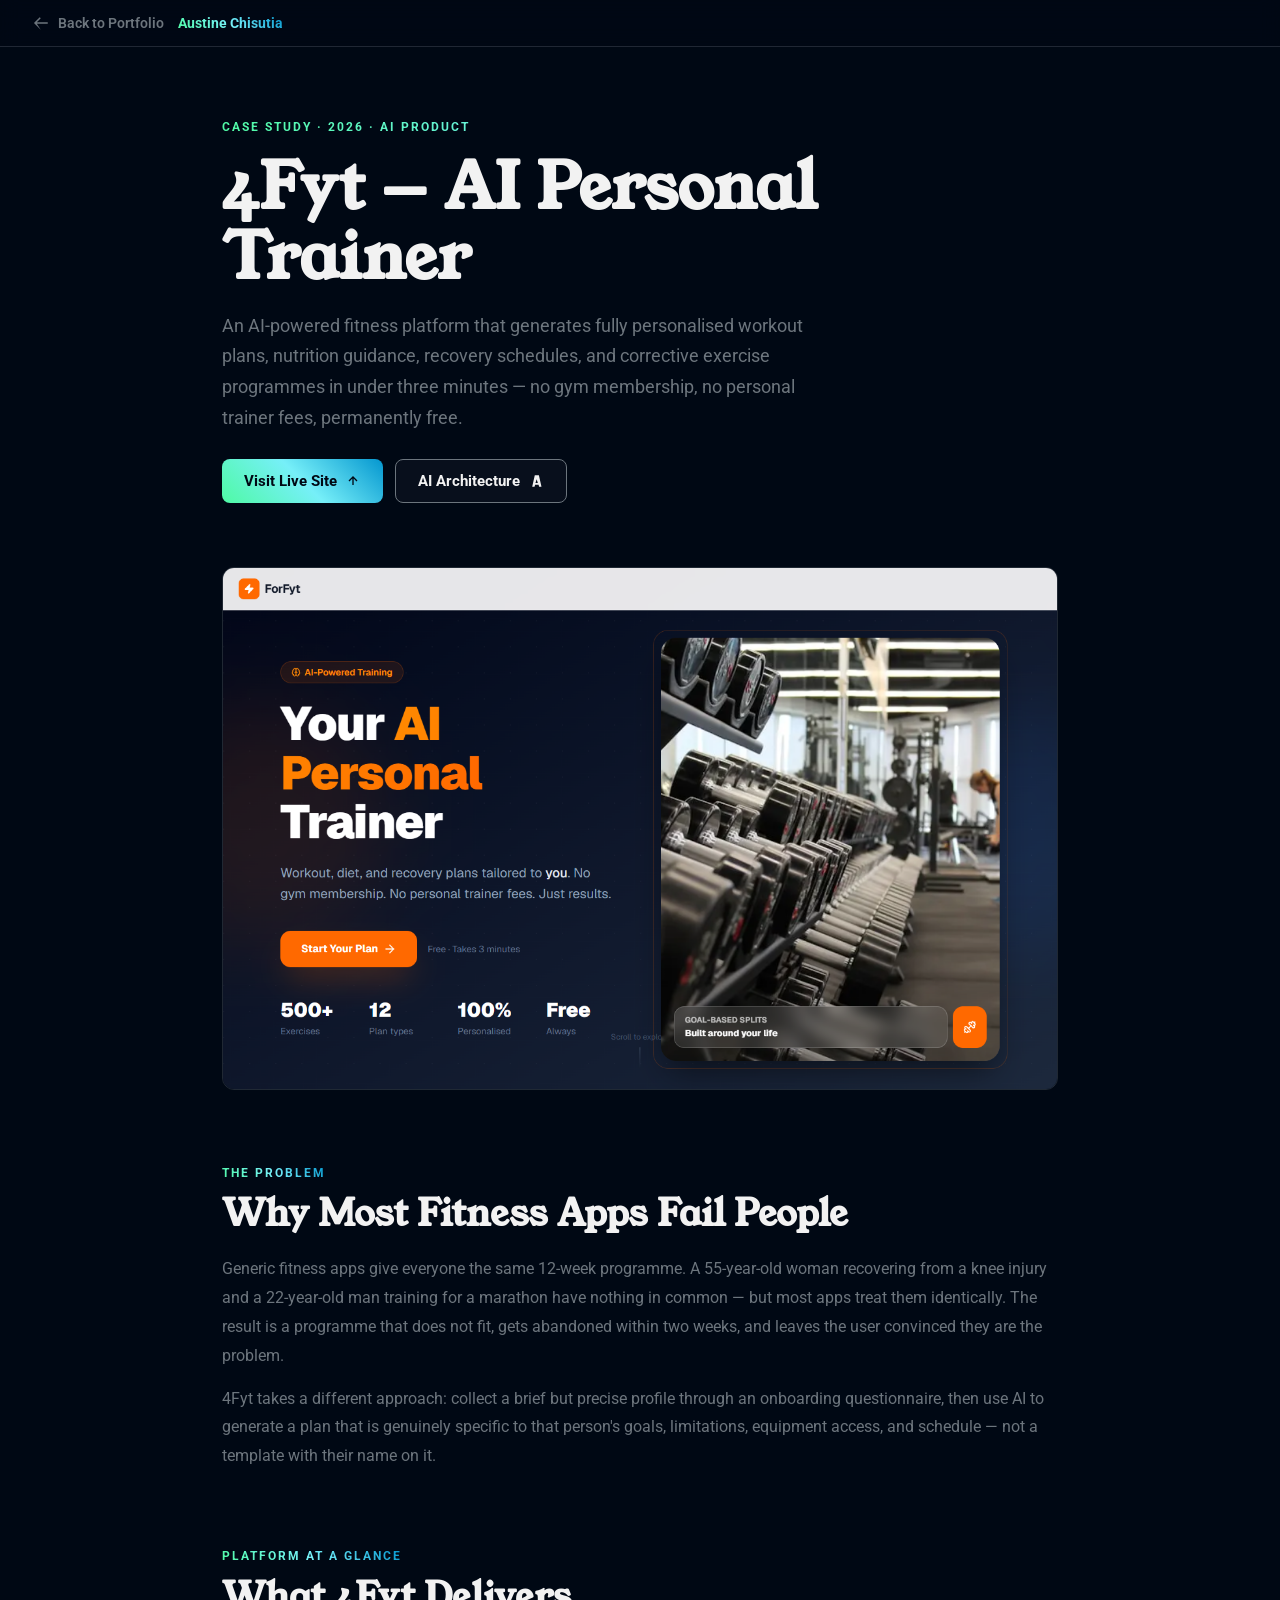
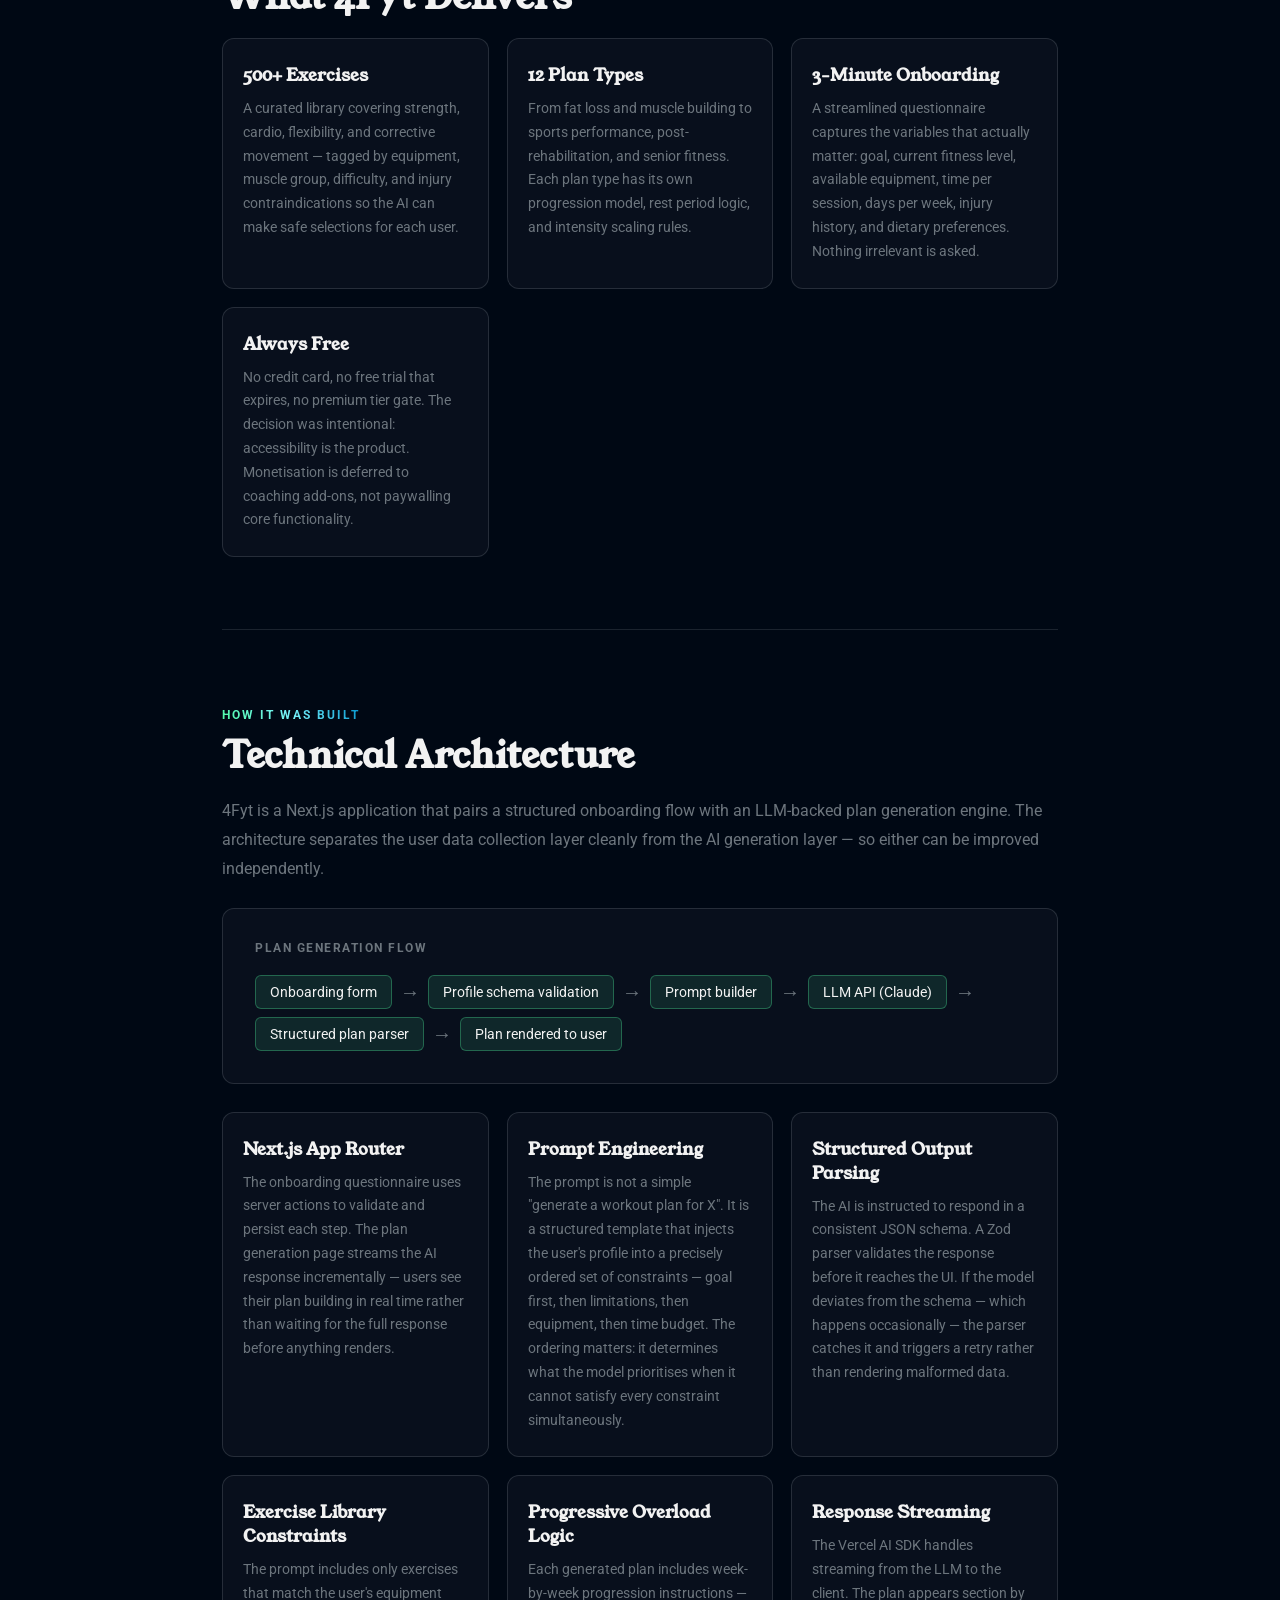
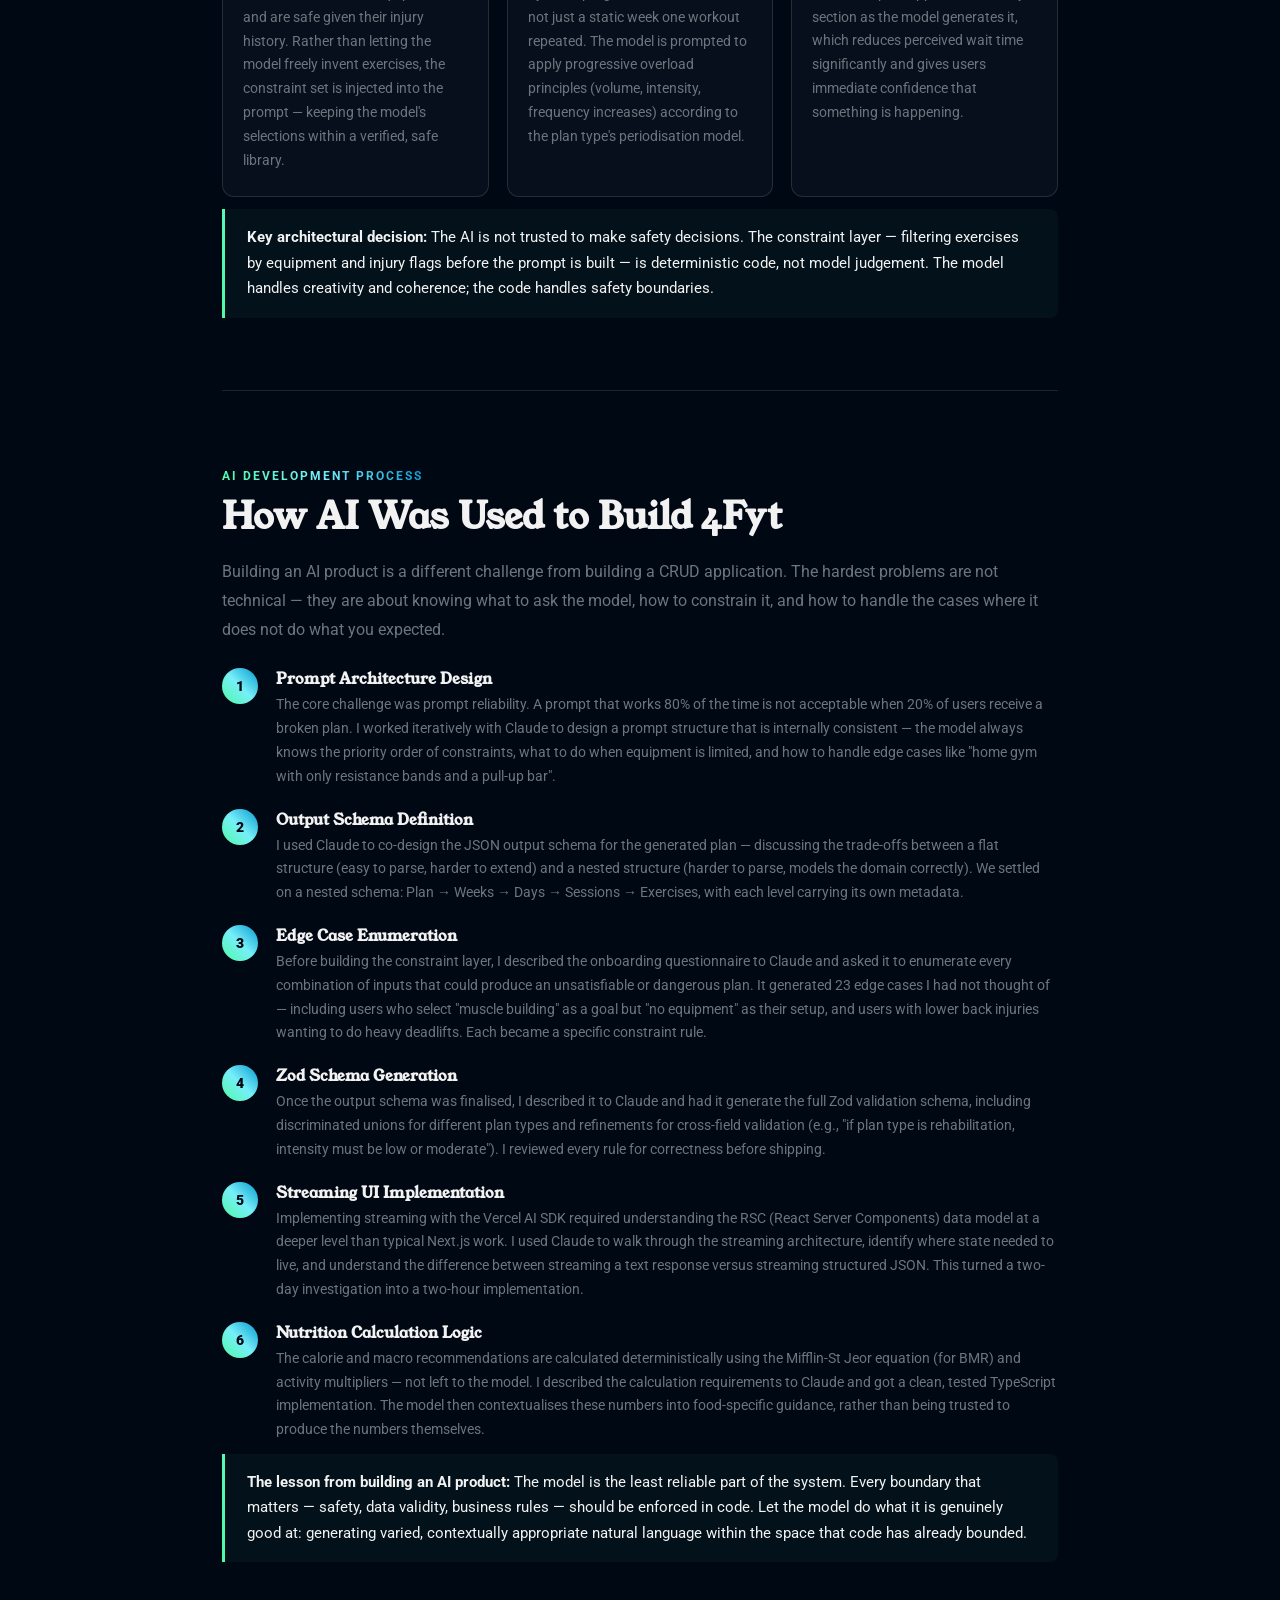
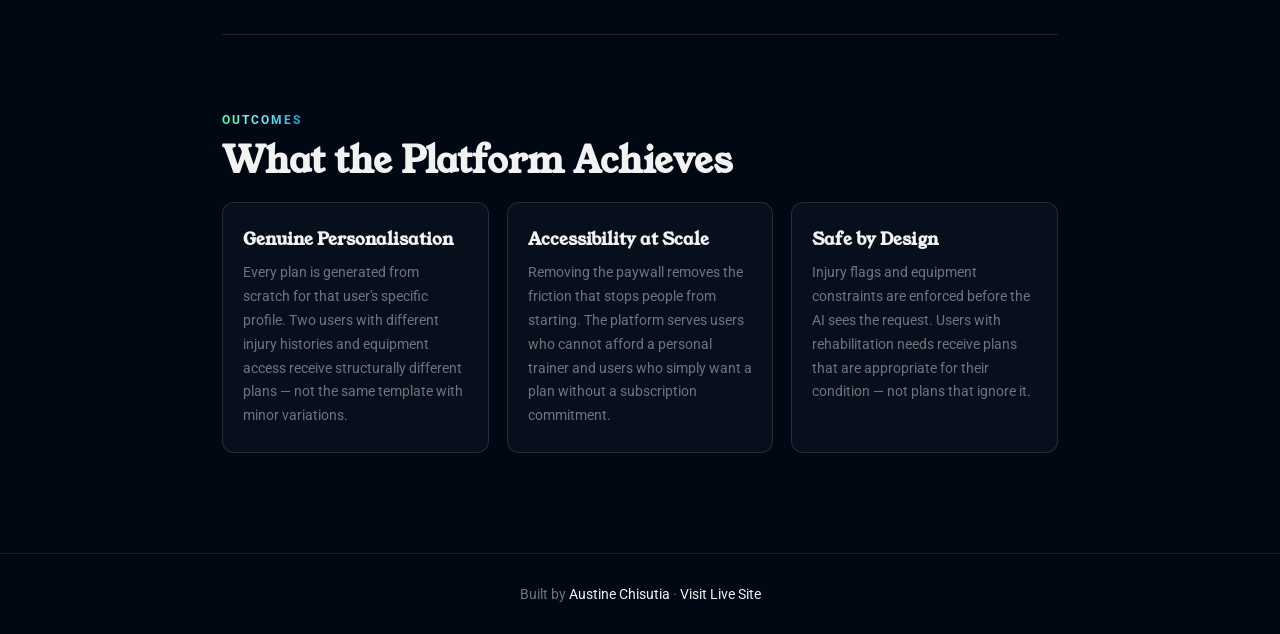
<file: projects/4fyt.html>
<!DOCTYPE html>
<html lang="en">
<head>
    <meta charset="UTF-8">
    <meta name="viewport" content="width=device-width, initial-scale=1.0">
    <link href='https://unpkg.com/boxicons@2.1.4/css/boxicons.min.css' rel='stylesheet'>
    <link rel="stylesheet" href="project.css">
    <title>4Fyt — AI Fitness Platform · Case Study</title>
</head>
<body>

<nav class="back-bar">
    <a href="../index.html">
        <svg xmlns="http://www.w3.org/2000/svg" width="18" height="18" viewBox="0 0 24 24" fill="currentColor">
            <path d="M21 11H6.414l5.293-5.293-1.414-1.414L2.586 12l7.707 7.707 1.414 1.414L6.414 13H21z"/>
        </svg>
        Back to Portfolio
    </a>
    <span class="site-name">Austine Chisutia</span>
</nav>

<!-- Hero -->
<section class="hero">
    <span class="hero-tag">Case Study · 2026 · AI Product</span>
    <h1>4Fyt — AI Personal Trainer</h1>
    <p class="hero-sub">
        An AI-powered fitness platform that generates fully personalised workout plans, nutrition guidance, recovery schedules, and corrective exercise programmes in under three minutes — no gym membership, no personal trainer fees, permanently free.
    </p>
    <div class="hero-links">
        <a href="https://4fyt.vercel.app/" target="_blank" rel="noopener noreferrer" class="btn-primary">
            Visit Live Site
            <svg xmlns="http://www.w3.org/2000/svg" width="16" height="16" viewBox="0 0 24 24" fill="currentColor"><path d="M11 8.414V18h2V8.414l4.293 4.293 1.414-1.414L12 4.586l-6.707 6.707 1.414 1.414z"/></svg>
        </a>
        <a href="#ai-section" class="btn-secondary">
            AI Architecture
            <svg xmlns="http://www.w3.org/2000/svg" width="16" height="16" viewBox="0 0 24 24" fill="currentColor"><path d="M13.827 3.52h-3.645L6.3 20.48h3.517l.837-2.685h5.21l.834 2.685h3.52l-3.882-16.96h-2.51zm-2.635 11.656 1.785-5.726 1.783 5.726H11.19z"/></svg>
        </a>
    </div>
</section>

<div class="hero-img">
    <img src="../images/web/4fyt.png" alt="4Fyt AI Fitness Platform" style="width:100%;border-radius:12px;border:1px solid rgba(108,117,125,.3);">
</div>

<div class="content">

    <!-- Problem -->
    <section>
        <span class="section-label">The Problem</span>
        <h2 class="section-title">Why Most Fitness Apps Fail People</h2>
        <div class="section-body">
            <p>Generic fitness apps give everyone the same 12-week programme. A 55-year-old woman recovering from a knee injury and a 22-year-old man training for a marathon have nothing in common — but most apps treat them identically. The result is a programme that does not fit, gets abandoned within two weeks, and leaves the user convinced they are the problem.</p>
            <p>4Fyt takes a different approach: collect a brief but precise profile through an onboarding questionnaire, then use AI to generate a plan that is genuinely specific to that person's goals, limitations, equipment access, and schedule — not a template with their name on it.</p>
        </div>
    </section>

    <!-- Stats -->
    <section>
        <span class="section-label">Platform At a Glance</span>
        <h2 class="section-title">What 4Fyt Delivers</h2>
        <div class="card-grid" style="margin-top:16px;">
            <div class="card">
                <div class="card-title">500+ Exercises</div>
                <p class="card-desc">A curated library covering strength, cardio, flexibility, and corrective movement — tagged by equipment, muscle group, difficulty, and injury contraindications so the AI can make safe selections for each user.</p>
            </div>
            <div class="card">
                <div class="card-title">12 Plan Types</div>
                <p class="card-desc">From fat loss and muscle building to sports performance, post-rehabilitation, and senior fitness. Each plan type has its own progression model, rest period logic, and intensity scaling rules.</p>
            </div>
            <div class="card">
                <div class="card-title">3-Minute Onboarding</div>
                <p class="card-desc">A streamlined questionnaire captures the variables that actually matter: goal, current fitness level, available equipment, time per session, days per week, injury history, and dietary preferences. Nothing irrelevant is asked.</p>
            </div>
            <div class="card">
                <div class="card-title">Always Free</div>
                <p class="card-desc">No credit card, no free trial that expires, no premium tier gate. The decision was intentional: accessibility is the product. Monetisation is deferred to coaching add-ons, not paywalling core functionality.</p>
            </div>
        </div>
    </section>

    <div class="divider"></div>

    <!-- How It Was Built -->
    <section>
        <span class="section-label">How It Was Built</span>
        <h2 class="section-title">Technical Architecture</h2>
        <div class="section-body">
            <p>4Fyt is a Next.js application that pairs a structured onboarding flow with an LLM-backed plan generation engine. The architecture separates the user data collection layer cleanly from the AI generation layer — so either can be improved independently.</p>
        </div>

        <div class="diagram" style="margin-top:24px;">
            <p class="diagram-title">Plan Generation Flow</p>
            <div class="flow">
                <div class="flow-node">Onboarding form</div>
                <span class="flow-arrow">→</span>
                <div class="flow-node">Profile schema validation</div>
                <span class="flow-arrow">→</span>
                <div class="flow-node">Prompt builder</div>
                <span class="flow-arrow">→</span>
                <div class="flow-node">LLM API (Claude)</div>
                <span class="flow-arrow">→</span>
                <div class="flow-node">Structured plan parser</div>
                <span class="flow-arrow">→</span>
                <div class="flow-node">Plan rendered to user</div>
            </div>
        </div>

        <div class="card-grid" style="margin-top:28px;">

            <div class="card">
                <div class="card-title">Next.js App Router</div>
                <p class="card-desc">The onboarding questionnaire uses server actions to validate and persist each step. The plan generation page streams the AI response incrementally — users see their plan building in real time rather than waiting for the full response before anything renders.</p>
            </div>

            <div class="card">
                <div class="card-title">Prompt Engineering</div>
                <p class="card-desc">The prompt is not a simple "generate a workout plan for X". It is a structured template that injects the user's profile into a precisely ordered set of constraints — goal first, then limitations, then equipment, then time budget. The ordering matters: it determines what the model prioritises when it cannot satisfy every constraint simultaneously.</p>
            </div>

            <div class="card">
                <div class="card-title">Structured Output Parsing</div>
                <p class="card-desc">The AI is instructed to respond in a consistent JSON schema. A Zod parser validates the response before it reaches the UI. If the model deviates from the schema — which happens occasionally — the parser catches it and triggers a retry rather than rendering malformed data.</p>
            </div>

            <div class="card">
                <div class="card-title">Exercise Library Constraints</div>
                <p class="card-desc">The prompt includes only exercises that match the user's equipment and are safe given their injury history. Rather than letting the model freely invent exercises, the constraint set is injected into the prompt — keeping the model's selections within a verified, safe library.</p>
            </div>

            <div class="card">
                <div class="card-title">Progressive Overload Logic</div>
                <p class="card-desc">Each generated plan includes week-by-week progression instructions — not just a static week one workout repeated. The model is prompted to apply progressive overload principles (volume, intensity, frequency increases) according to the plan type's periodisation model.</p>
            </div>

            <div class="card">
                <div class="card-title">Response Streaming</div>
                <p class="card-desc">The Vercel AI SDK handles streaming from the LLM to the client. The plan appears section by section as the model generates it, which reduces perceived wait time significantly and gives users immediate confidence that something is happening.</p>
            </div>

        </div>

        <div class="highlight">
            <strong>Key architectural decision:</strong> The AI is not trusted to make safety decisions. The constraint layer — filtering exercises by equipment and injury flags before the prompt is built — is deterministic code, not model judgement. The model handles creativity and coherence; the code handles safety boundaries.
        </div>
    </section>

    <div class="divider"></div>

    <!-- AI Section -->
    <section id="ai-section">
        <span class="section-label">AI Development Process</span>
        <h2 class="section-title">How AI Was Used to Build 4Fyt</h2>
        <div class="section-body">
            <p>Building an AI product is a different challenge from building a CRUD application. The hardest problems are not technical — they are about knowing what to ask the model, how to constrain it, and how to handle the cases where it does not do what you expected.</p>
        </div>

        <div class="ai-steps" style="margin-top:24px;">

            <div class="ai-step">
                <div class="ai-step-num">1</div>
                <div class="ai-step-body">
                    <h4>Prompt Architecture Design</h4>
                    <p>The core challenge was prompt reliability. A prompt that works 80% of the time is not acceptable when 20% of users receive a broken plan. I worked iteratively with Claude to design a prompt structure that is internally consistent — the model always knows the priority order of constraints, what to do when equipment is limited, and how to handle edge cases like "home gym with only resistance bands and a pull-up bar".</p>
                </div>
            </div>

            <div class="ai-step">
                <div class="ai-step-num">2</div>
                <div class="ai-step-body">
                    <h4>Output Schema Definition</h4>
                    <p>I used Claude to co-design the JSON output schema for the generated plan — discussing the trade-offs between a flat structure (easy to parse, harder to extend) and a nested structure (harder to parse, models the domain correctly). We settled on a nested schema: Plan → Weeks → Days → Sessions → Exercises, with each level carrying its own metadata.</p>
                </div>
            </div>

            <div class="ai-step">
                <div class="ai-step-num">3</div>
                <div class="ai-step-body">
                    <h4>Edge Case Enumeration</h4>
                    <p>Before building the constraint layer, I described the onboarding questionnaire to Claude and asked it to enumerate every combination of inputs that could produce an unsatisfiable or dangerous plan. It generated 23 edge cases I had not thought of — including users who select "muscle building" as a goal but "no equipment" as their setup, and users with lower back injuries wanting to do heavy deadlifts. Each became a specific constraint rule.</p>
                </div>
            </div>

            <div class="ai-step">
                <div class="ai-step-num">4</div>
                <div class="ai-step-body">
                    <h4>Zod Schema Generation</h4>
                    <p>Once the output schema was finalised, I described it to Claude and had it generate the full Zod validation schema, including discriminated unions for different plan types and refinements for cross-field validation (e.g., "if plan type is rehabilitation, intensity must be low or moderate"). I reviewed every rule for correctness before shipping.</p>
                </div>
            </div>

            <div class="ai-step">
                <div class="ai-step-num">5</div>
                <div class="ai-step-body">
                    <h4>Streaming UI Implementation</h4>
                    <p>Implementing streaming with the Vercel AI SDK required understanding the RSC (React Server Components) data model at a deeper level than typical Next.js work. I used Claude to walk through the streaming architecture, identify where state needed to live, and understand the difference between streaming a text response versus streaming structured JSON. This turned a two-day investigation into a two-hour implementation.</p>
                </div>
            </div>

            <div class="ai-step">
                <div class="ai-step-num">6</div>
                <div class="ai-step-body">
                    <h4>Nutrition Calculation Logic</h4>
                    <p>The calorie and macro recommendations are calculated deterministically using the Mifflin-St Jeor equation (for BMR) and activity multipliers — not left to the model. I described the calculation requirements to Claude and got a clean, tested TypeScript implementation. The model then contextualises these numbers into food-specific guidance, rather than being trusted to produce the numbers themselves.</p>
                </div>
            </div>

        </div>

        <div class="highlight">
            <strong>The lesson from building an AI product:</strong> The model is the least reliable part of the system. Every boundary that matters — safety, data validity, business rules — should be enforced in code. Let the model do what it is genuinely good at: generating varied, contextually appropriate natural language within the space that code has already bounded.
        </div>
    </section>

    <div class="divider"></div>

    <!-- Outcomes -->
    <section>
        <span class="section-label">Outcomes</span>
        <h2 class="section-title">What the Platform Achieves</h2>
        <div class="card-grid">
            <div class="card">
                <div class="card-title">Genuine Personalisation</div>
                <p class="card-desc">Every plan is generated from scratch for that user's specific profile. Two users with different injury histories and equipment access receive structurally different plans — not the same template with minor variations.</p>
            </div>
            <div class="card">
                <div class="card-title">Accessibility at Scale</div>
                <p class="card-desc">Removing the paywall removes the friction that stops people from starting. The platform serves users who cannot afford a personal trainer and users who simply want a plan without a subscription commitment.</p>
            </div>
            <div class="card">
                <div class="card-title">Safe by Design</div>
                <p class="card-desc">Injury flags and equipment constraints are enforced before the AI sees the request. Users with rehabilitation needs receive plans that are appropriate for their condition — not plans that ignore it.</p>
            </div>
        </div>
    </section>

</div>

<footer class="proj-footer">
    <p>Built by <a href="../index.html">Austine Chisutia</a> · <a href="https://4fyt.vercel.app/" target="_blank" rel="noopener noreferrer">Visit Live Site</a></p>
</footer>

</body>
</html>
</file>
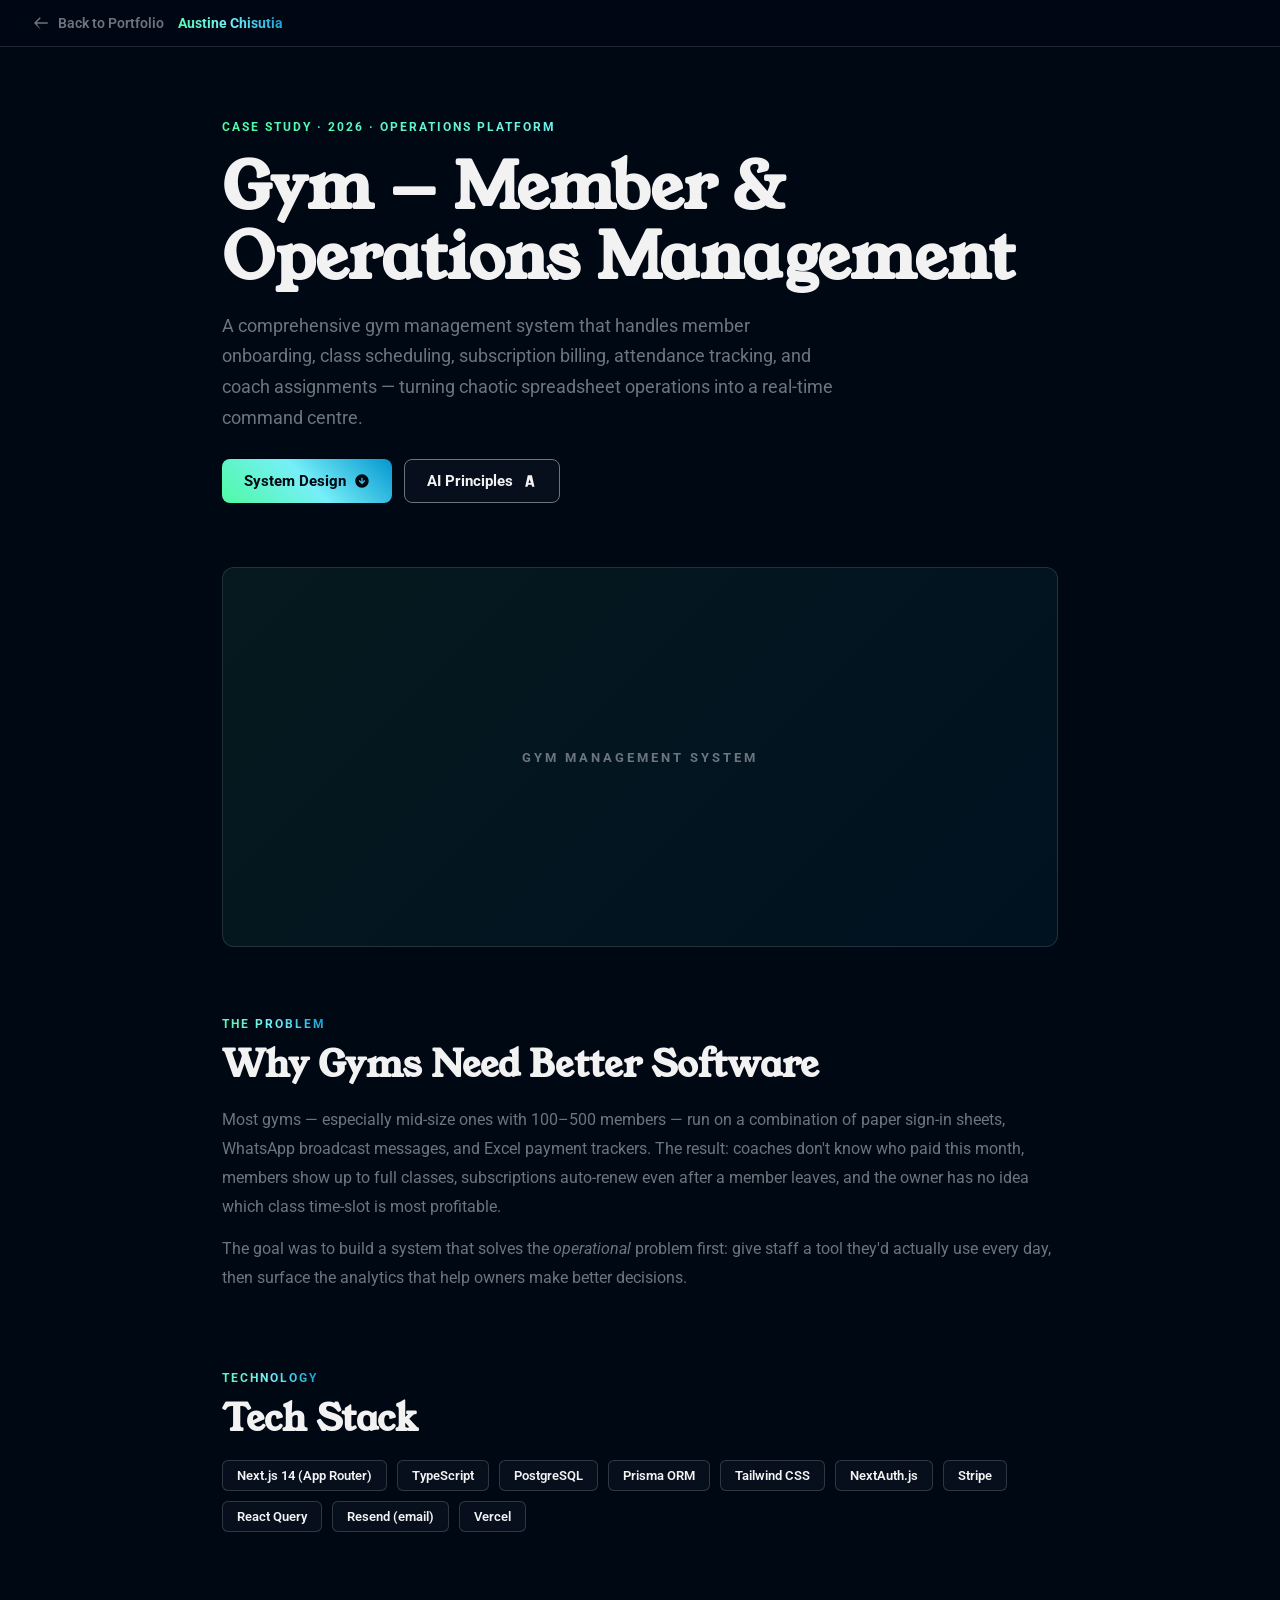
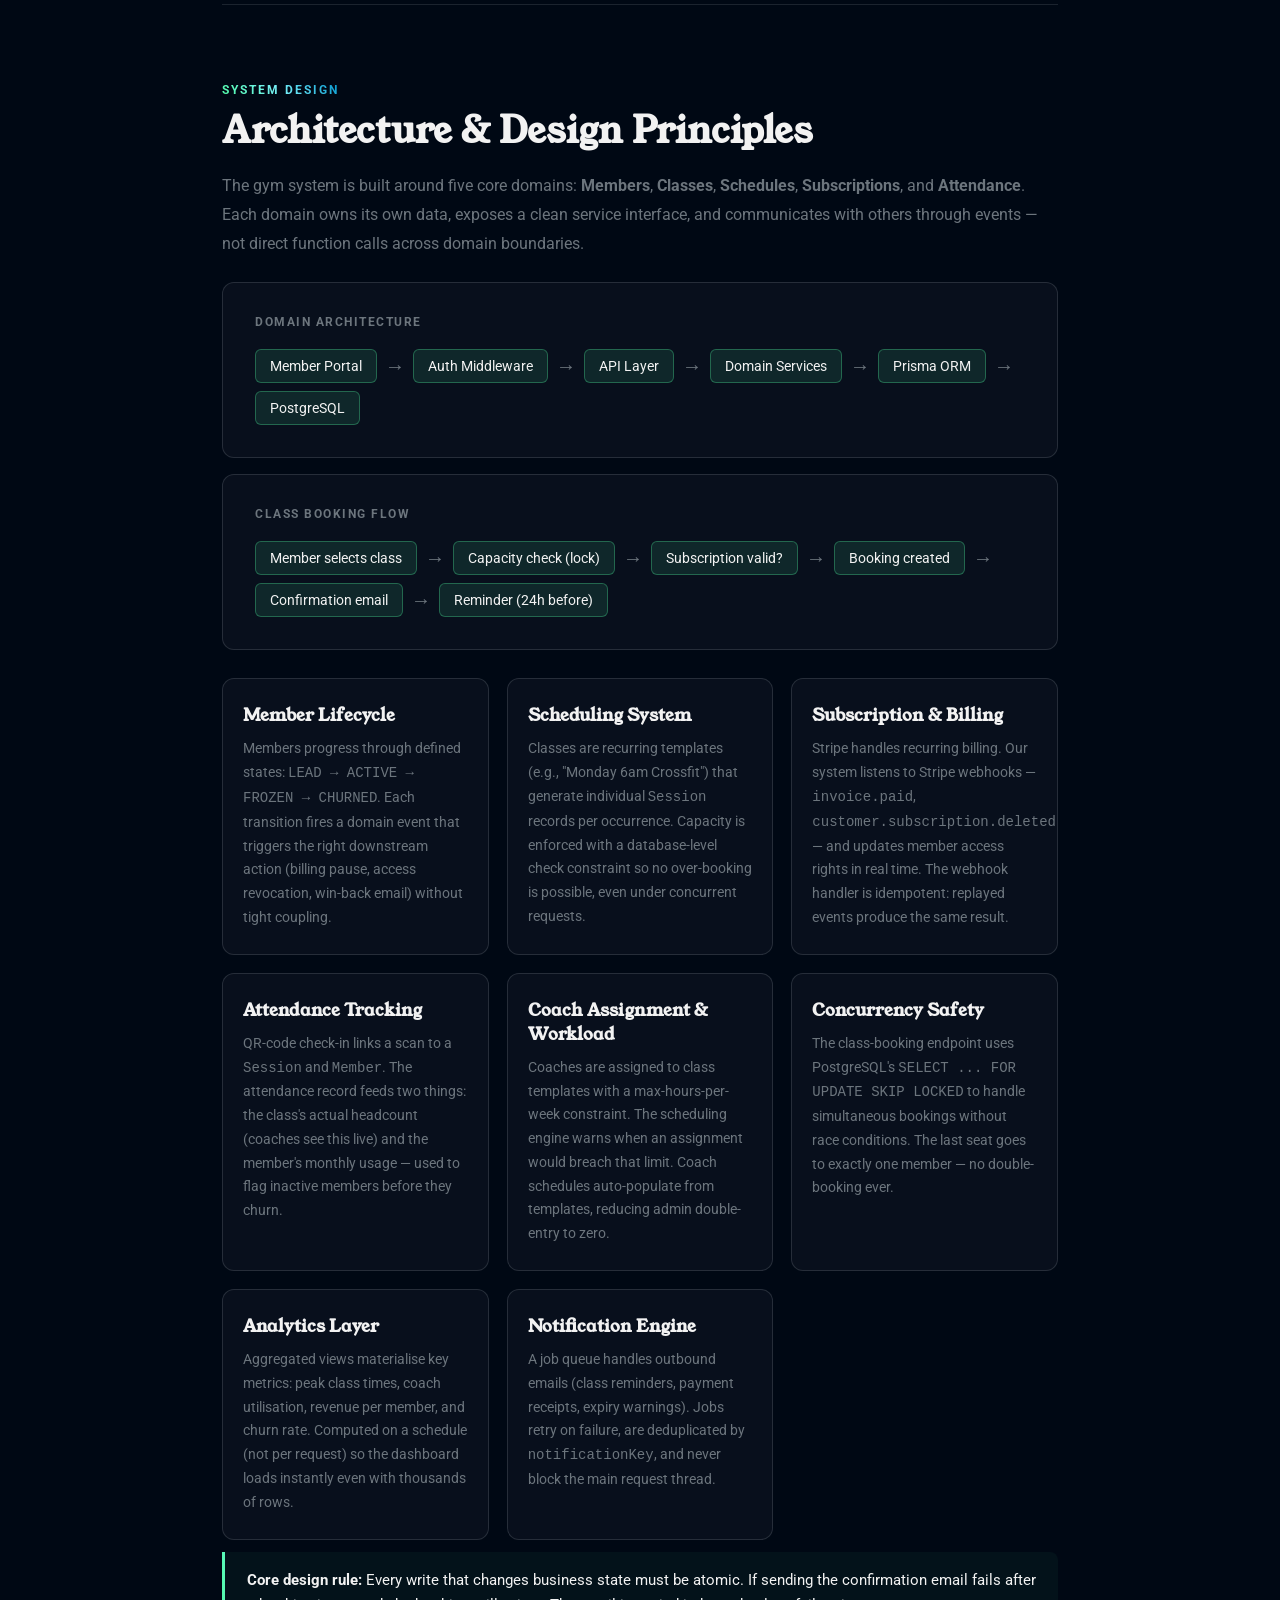
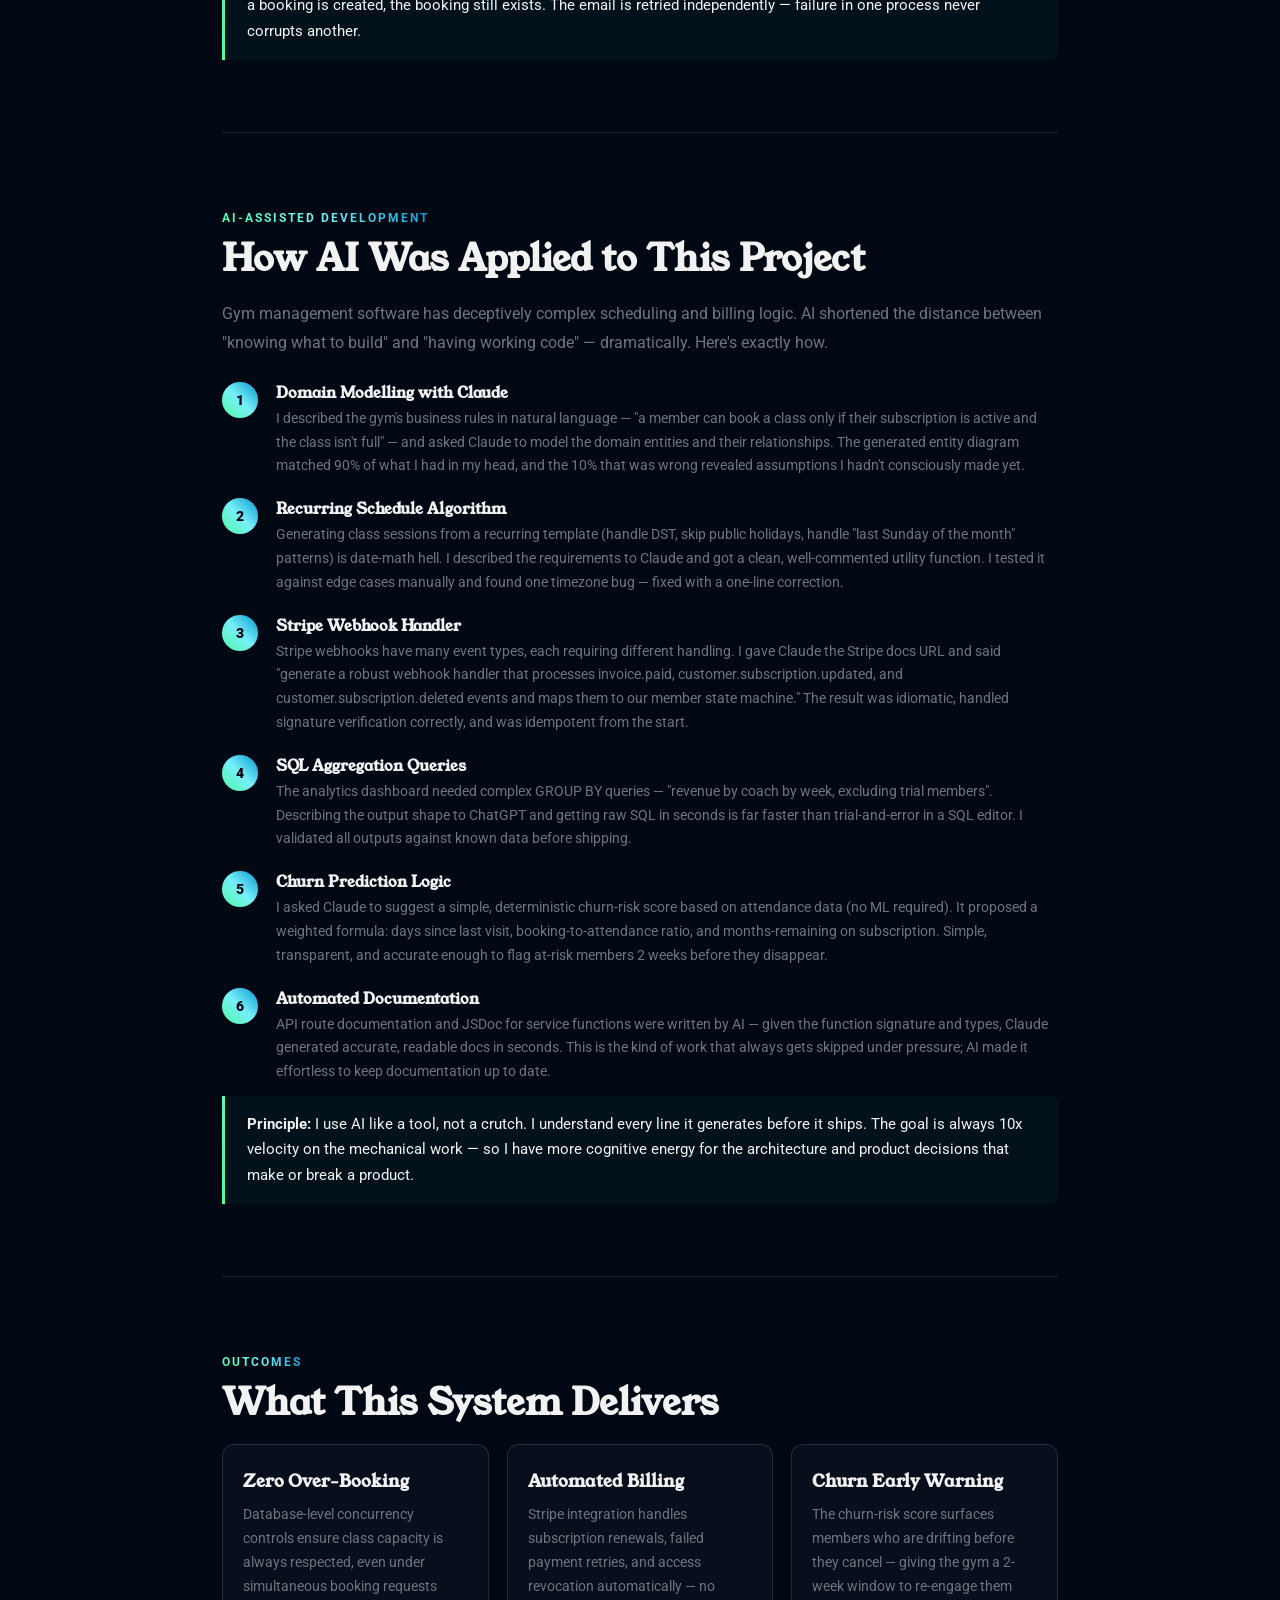
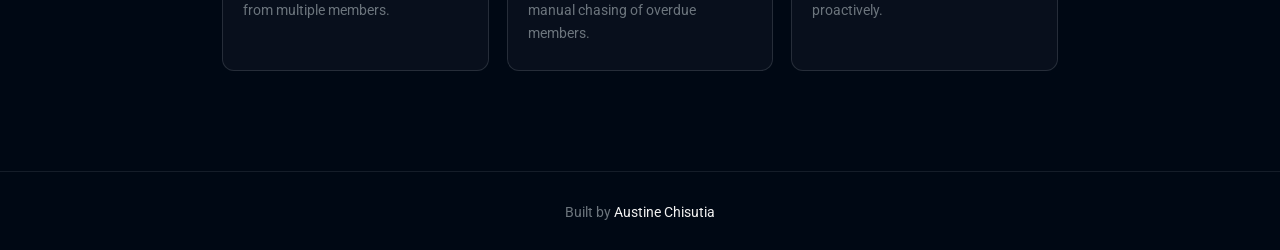
<file: projects/gym.html>
﻿<!DOCTYPE html>
<html lang="en">
<head>
    <meta charset="UTF-8">
    <meta name="viewport" content="width=device-width, initial-scale=1.0">
    <link href='https://unpkg.com/boxicons@2.1.4/css/boxicons.min.css' rel='stylesheet'>
    <link rel="stylesheet" href="project.css">
    <title>Gym Management System — Case Study</title>
</head>
<body>

<nav class="back-bar">
    <a href="../index.html">
        <svg xmlns="http://www.w3.org/2000/svg" width="18" height="18" viewBox="0 0 24 24" fill="currentColor">
            <path d="M21 11H6.414l5.293-5.293-1.414-1.414L2.586 12l7.707 7.707 1.414 1.414L6.414 13H21z"/>
        </svg>
        Back to Portfolio
    </a>
    <span class="site-name">Austine Chisutia</span>
</nav>

<!-- Hero -->
<section class="hero">
    <span class="hero-tag">Case Study · 2026 · Operations Platform</span>
    <h1>Gym — Member &amp; Operations Management</h1>
    <p class="hero-sub">
        A comprehensive gym management system that handles member onboarding, class scheduling, subscription billing, attendance tracking, and coach assignments — turning chaotic spreadsheet operations into a real-time command centre.
    </p>
    <div class="hero-links">
        <a href="#system-design" class="btn-primary">
            System Design
            <svg xmlns="http://www.w3.org/2000/svg" width="16" height="16" viewBox="0 0 24 24" fill="currentColor"><path d="M12 2C6.486 2 2 6.486 2 12s4.486 10 10 10 10-4.486 10-10S17.514 2 12 2zm0 15-5-5 1.414-1.414L11 13.172V7h2v6.172l2.586-2.586L17 12l-5 5z"/></svg>
        </a>
        <a href="#ai-section" class="btn-secondary">
            AI Principles
            <svg xmlns="http://www.w3.org/2000/svg" width="16" height="16" viewBox="0 0 24 24" fill="currentColor"><path d="M13.827 3.52h-3.645L6.3 20.48h3.517l.837-2.685h5.21l.834 2.685h3.52l-3.882-16.96h-2.51zm-2.635 11.656 1.785-5.726 1.783 5.726H11.19z"/></svg>
        </a>
    </div>
</section>

<div class="hero-img">
    <div class="hero-img-placeholder">GYM MANAGEMENT SYSTEM</div>
</div>

<div class="content">

    <!-- Problem -->
    <section>
        <span class="section-label">The Problem</span>
        <h2 class="section-title">Why Gyms Need Better Software</h2>
        <div class="section-body">
            <p>Most gyms — especially mid-size ones with 100–500 members — run on a combination of paper sign-in sheets, WhatsApp broadcast messages, and Excel payment trackers. The result: coaches don't know who paid this month, members show up to full classes, subscriptions auto-renew even after a member leaves, and the owner has no idea which class time-slot is most profitable.</p>
            <p>The goal was to build a system that solves the <em>operational</em> problem first: give staff a tool they'd actually use every day, then surface the analytics that help owners make better decisions.</p>
        </div>
    </section>

    <!-- Tech Stack -->
    <section>
        <span class="section-label">Technology</span>
        <h2 class="section-title">Tech Stack</h2>
        <div class="tech-grid" style="margin-top:8px;">
            <span class="tech-chip">Next.js 14 (App Router)</span>
            <span class="tech-chip">TypeScript</span>
            <span class="tech-chip">PostgreSQL</span>
            <span class="tech-chip">Prisma ORM</span>
            <span class="tech-chip">Tailwind CSS</span>
            <span class="tech-chip">NextAuth.js</span>
            <span class="tech-chip">Stripe</span>
            <span class="tech-chip">React Query</span>
            <span class="tech-chip">Resend (email)</span>
            <span class="tech-chip">Vercel</span>
        </div>
    </section>

    <div class="divider"></div>

    <!-- System Design -->
    <section id="system-design">
        <span class="section-label">System Design</span>
        <h2 class="section-title">Architecture &amp; Design Principles</h2>
        <div class="section-body">
            <p>The gym system is built around five core domains: <strong>Members</strong>, <strong>Classes</strong>, <strong>Schedules</strong>, <strong>Subscriptions</strong>, and <strong>Attendance</strong>. Each domain owns its own data, exposes a clean service interface, and communicates with others through events — not direct function calls across domain boundaries.</p>
        </div>

        <!-- Architecture diagram -->
        <div class="diagram" style="margin-top:24px;">
            <p class="diagram-title">Domain Architecture</p>
            <div class="flow">
                <div class="flow-node">Member Portal</div>
                <span class="flow-arrow">→</span>
                <div class="flow-node">Auth Middleware</div>
                <span class="flow-arrow">→</span>
                <div class="flow-node">API Layer</div>
                <span class="flow-arrow">→</span>
                <div class="flow-node">Domain Services</div>
                <span class="flow-arrow">→</span>
                <div class="flow-node">Prisma ORM</div>
                <span class="flow-arrow">→</span>
                <div class="flow-node">PostgreSQL</div>
            </div>
        </div>

        <!-- Data flow for scheduling -->
        <div class="diagram" style="margin-top:16px;">
            <p class="diagram-title">Class Booking Flow</p>
            <div class="flow">
                <div class="flow-node">Member selects class</div>
                <span class="flow-arrow">→</span>
                <div class="flow-node">Capacity check (lock)</div>
                <span class="flow-arrow">→</span>
                <div class="flow-node">Subscription valid?</div>
                <span class="flow-arrow">→</span>
                <div class="flow-node">Booking created</div>
                <span class="flow-arrow">→</span>
                <div class="flow-node">Confirmation email</div>
                <span class="flow-arrow">→</span>
                <div class="flow-node">Reminder (24h before)</div>
            </div>
        </div>

        <div class="card-grid" style="margin-top:28px;">

            <div class="card">
                <div class="card-title">Member Lifecycle</div>
                <p class="card-desc">Members progress through defined states: <code>LEAD → ACTIVE → FROZEN → CHURNED</code>. Each transition fires a domain event that triggers the right downstream action (billing pause, access revocation, win-back email) without tight coupling.</p>
            </div>

            <div class="card">
                <div class="card-title">Scheduling System</div>
                <p class="card-desc">Classes are recurring templates (e.g., "Monday 6am Crossfit") that generate individual <code>Session</code> records per occurrence. Capacity is enforced with a database-level check constraint so no over-booking is possible, even under concurrent requests.</p>
            </div>

            <div class="card">
                <div class="card-title">Subscription &amp; Billing</div>
                <p class="card-desc">Stripe handles recurring billing. Our system listens to Stripe webhooks — <code>invoice.paid</code>, <code>customer.subscription.deleted</code> — and updates member access rights in real time. The webhook handler is idempotent: replayed events produce the same result.</p>
            </div>

            <div class="card">
                <div class="card-title">Attendance Tracking</div>
                <p class="card-desc">QR-code check-in links a scan to a <code>Session</code> and <code>Member</code>. The attendance record feeds two things: the class's actual headcount (coaches see this live) and the member's monthly usage — used to flag inactive members before they churn.</p>
            </div>

            <div class="card">
                <div class="card-title">Coach Assignment &amp; Workload</div>
                <p class="card-desc">Coaches are assigned to class templates with a max-hours-per-week constraint. The scheduling engine warns when an assignment would breach that limit. Coach schedules auto-populate from templates, reducing admin double-entry to zero.</p>
            </div>

            <div class="card">
                <div class="card-title">Concurrency Safety</div>
                <p class="card-desc">The class-booking endpoint uses PostgreSQL's <code>SELECT ... FOR UPDATE SKIP LOCKED</code> to handle simultaneous bookings without race conditions. The last seat goes to exactly one member — no double-booking ever.</p>
            </div>

            <div class="card">
                <div class="card-title">Analytics Layer</div>
                <p class="card-desc">Aggregated views materialise key metrics: peak class times, coach utilisation, revenue per member, and churn rate. Computed on a schedule (not per request) so the dashboard loads instantly even with thousands of rows.</p>
            </div>

            <div class="card">
                <div class="card-title">Notification Engine</div>
                <p class="card-desc">A job queue handles outbound emails (class reminders, payment receipts, expiry warnings). Jobs retry on failure, are deduplicated by <code>notificationKey</code>, and never block the main request thread.</p>
            </div>

        </div>

        <div class="highlight">
            <strong>Core design rule:</strong> Every write that changes business state must be atomic. If sending the confirmation email fails after a booking is created, the booking still exists. The email is retried independently — failure in one process never corrupts another.
        </div>
    </section>

    <div class="divider"></div>

    <!-- AI Section -->
    <section id="ai-section">
        <span class="section-label">AI-Assisted Development</span>
        <h2 class="section-title">How AI Was Applied to This Project</h2>
        <div class="section-body">
            <p>Gym management software has deceptively complex scheduling and billing logic. AI shortened the distance between "knowing what to build" and "having working code" — dramatically. Here's exactly how.</p>
        </div>

        <div class="ai-steps" style="margin-top:24px;">

            <div class="ai-step">
                <div class="ai-step-num">1</div>
                <div class="ai-step-body">
                    <h4>Domain Modelling with Claude</h4>
                    <p>I described the gym's business rules in natural language — "a member can book a class only if their subscription is active and the class isn't full" — and asked Claude to model the domain entities and their relationships. The generated entity diagram matched 90% of what I had in my head, and the 10% that was wrong revealed assumptions I hadn't consciously made yet.</p>
                </div>
            </div>

            <div class="ai-step">
                <div class="ai-step-num">2</div>
                <div class="ai-step-body">
                    <h4>Recurring Schedule Algorithm</h4>
                    <p>Generating class sessions from a recurring template (handle DST, skip public holidays, handle "last Sunday of the month" patterns) is date-math hell. I described the requirements to Claude and got a clean, well-commented utility function. I tested it against edge cases manually and found one timezone bug — fixed with a one-line correction.</p>
                </div>
            </div>

            <div class="ai-step">
                <div class="ai-step-num">3</div>
                <div class="ai-step-body">
                    <h4>Stripe Webhook Handler</h4>
                    <p>Stripe webhooks have many event types, each requiring different handling. I gave Claude the Stripe docs URL and said "generate a robust webhook handler that processes invoice.paid, customer.subscription.updated, and customer.subscription.deleted events and maps them to our member state machine." The result was idiomatic, handled signature verification correctly, and was idempotent from the start.</p>
                </div>
            </div>

            <div class="ai-step">
                <div class="ai-step-num">4</div>
                <div class="ai-step-body">
                    <h4>SQL Aggregation Queries</h4>
                    <p>The analytics dashboard needed complex GROUP BY queries — "revenue by coach by week, excluding trial members". Describing the output shape to ChatGPT and getting raw SQL in seconds is far faster than trial-and-error in a SQL editor. I validated all outputs against known data before shipping.</p>
                </div>
            </div>

            <div class="ai-step">
                <div class="ai-step-num">5</div>
                <div class="ai-step-body">
                    <h4>Churn Prediction Logic</h4>
                    <p>I asked Claude to suggest a simple, deterministic churn-risk score based on attendance data (no ML required). It proposed a weighted formula: days since last visit, booking-to-attendance ratio, and months-remaining on subscription. Simple, transparent, and accurate enough to flag at-risk members 2 weeks before they disappear.</p>
                </div>
            </div>

            <div class="ai-step">
                <div class="ai-step-num">6</div>
                <div class="ai-step-body">
                    <h4>Automated Documentation</h4>
                    <p>API route documentation and JSDoc for service functions were written by AI — given the function signature and types, Claude generated accurate, readable docs in seconds. This is the kind of work that always gets skipped under pressure; AI made it effortless to keep documentation up to date.</p>
                </div>
            </div>

        </div>

        <div class="highlight">
            <strong>Principle:</strong> I use AI like a tool, not a crutch. I understand every line it generates before it ships. The goal is always 10x velocity on the mechanical work — so I have more cognitive energy for the architecture and product decisions that make or break a product.
        </div>
    </section>

    <div class="divider"></div>

    <!-- Outcomes -->
    <section>
        <span class="section-label">Outcomes</span>
        <h2 class="section-title">What This System Delivers</h2>
        <div class="card-grid">
            <div class="card">
                <div class="card-title">Zero Over-Booking</div>
                <p class="card-desc">Database-level concurrency controls ensure class capacity is always respected, even under simultaneous booking requests from multiple members.</p>
            </div>
            <div class="card">
                <div class="card-title">Automated Billing</div>
                <p class="card-desc">Stripe integration handles subscription renewals, failed payment retries, and access revocation automatically — no manual chasing of overdue members.</p>
            </div>
            <div class="card">
                <div class="card-title">Churn Early Warning</div>
                <p class="card-desc">The churn-risk score surfaces members who are drifting before they cancel — giving the gym a 2-week window to re-engage them proactively.</p>
            </div>
        </div>
    </section>

</div>

<footer class="proj-footer">
    <p>Built by <a href="../index.html">Austine Chisutia</a></p>
</footer>

</body>
</html>
</file>
<file: projects/project.css>
@import url('https://fonts.googleapis.com/css2?family=Roboto:ital,wght@0,100..900;1,100..900&family=Young+Serif&display=swap');

*{margin:0;padding:0;box-sizing:border-box;}

:root{
    --main-color:#000814;
    --second-color:#f2f2f2;
    --third-color:#6c757d;
    --fifth-color:#303336;
    --sixth-color:rgba(14,21,34,0.6);
    --grad:linear-gradient(45deg,#4ffaa4,#76eff8,#0496cf);
}

html,body{
    background:var(--main-color);
    color:var(--second-color);
    font-family:"Young Serif",serif;
    min-height:100vh;
    overflow-x:hidden;
}

/* ── Back bar ── */
.back-bar{
    position:fixed;
    top:0;left:0;right:0;
    z-index:100;
    display:flex;
    align-items:center;
    gap:14px;
    padding:14px 32px;
    background:rgba(0,8,20,0.85);
    backdrop-filter:blur(10px);
    border-bottom:1px solid rgba(108,117,125,0.3);
}
.back-bar a{
    display:flex;
    align-items:center;
    gap:8px;
    text-decoration:none;
    color:var(--third-color);
    font-family:"Roboto",sans-serif;
    font-size:14px;
    font-weight:600;
    transition:color .2s;
}
.back-bar a:hover{color:var(--second-color);}
.back-bar .site-name{
    background:var(--grad);
    -webkit-background-clip:text;
    -webkit-text-fill-color:transparent;
    background-clip:text;
    font-family:"Roboto",sans-serif;
    font-size:14px;
    font-weight:700;
}

/* ── Hero ── */
.hero{
    padding:120px 32px 64px;
    max-width:900px;
    margin:0 auto;
    display:flex;
    flex-direction:column;
    gap:18px;
}
.hero-tag{
    display:inline-block;
    background:var(--grad);
    -webkit-background-clip:text;
    -webkit-text-fill-color:transparent;
    background-clip:text;
    font-family:"Roboto",sans-serif;
    font-size:12px;
    font-weight:700;
    text-transform:uppercase;
    letter-spacing:2px;
}
.hero h1{
    font-size:clamp(36px,6vw,64px);
    line-height:1.1;
    color:var(--second-color);
}
.hero-sub{
    font-size:18px;
    color:var(--third-color);
    font-family:"Roboto",sans-serif;
    max-width:620px;
    line-height:1.7;
}
.hero-links{
    display:flex;
    flex-wrap:wrap;
    gap:12px;
    margin-top:8px;
}
.btn-primary,.btn-secondary{
    display:flex;
    align-items:center;
    gap:8px;
    padding:12px 22px;
    border-radius:8px;
    font-family:"Roboto",sans-serif;
    font-size:15px;
    font-weight:700;
    text-decoration:none;
    transition:all .25s;
    cursor:pointer;
    border:none;
}
.btn-primary{
    background:var(--grad);
    color:var(--main-color);
}
.btn-primary:hover{
    box-shadow:0 0 14px rgba(79,250,164,.5),0 0 28px rgba(4,150,207,.35);
    transform:translateY(-2px);
}
.btn-secondary{
    background:var(--sixth-color);
    color:var(--second-color);
    border:1px solid var(--third-color);
}
.btn-secondary:hover{border-color:var(--second-color);transform:translateY(-2px);}

/* ── Hero image ── */
.hero-img{
    width:100%;
    max-width:900px;
    margin:0 auto 64px;
    padding:0 32px;
}
.hero-img img{
    width:100%;
    border-radius:12px;
    border:1px solid rgba(108,117,125,.3);
}
.hero-img-placeholder{
    width:100%;
    height:380px;
    border-radius:12px;
    border:1px solid rgba(108,117,125,.3);
    background:linear-gradient(135deg,rgba(79,250,164,.07),rgba(4,150,207,.07));
    display:flex;
    align-items:center;
    justify-content:center;
    font-family:"Roboto",sans-serif;
    font-size:13px;
    font-weight:700;
    letter-spacing:3px;
    text-transform:uppercase;
    color:var(--third-color);
}

/* ── Sections ── */
.content{
    max-width:900px;
    margin:0 auto;
    padding:0 32px 100px;
    display:flex;
    flex-direction:column;
    gap:72px;
}

.section-label{
    background:var(--grad);
    -webkit-background-clip:text;
    -webkit-text-fill-color:transparent;
    background-clip:text;
    font-family:"Roboto",sans-serif;
    font-size:12px;
    font-weight:700;
    text-transform:uppercase;
    letter-spacing:2px;
    margin-bottom:8px;
    display:inline-block;
}
.section-title{
    font-size:clamp(24px,3.5vw,36px);
    color:var(--second-color);
    margin-bottom:16px;
}
.section-body{
    color:var(--third-color);
    font-family:"Roboto",sans-serif;
    font-size:16px;
    line-height:1.8;
}
.section-body p+p{margin-top:14px;}

/* ── Tech stack chips ── */
.tech-grid{
    display:flex;
    flex-wrap:wrap;
    gap:10px;
    margin-top:8px;
}
.tech-chip{
    background:var(--sixth-color);
    border:1px solid rgba(108,117,125,.4);
    border-radius:6px;
    padding:7px 14px;
    font-family:"Roboto",sans-serif;
    font-size:13px;
    font-weight:600;
    color:var(--second-color);
}

/* ── Card grid (features / principles) ── */
.card-grid{
    display:grid;
    grid-template-columns:repeat(auto-fill,minmax(260px,1fr));
    gap:18px;
    margin-top:8px;
}
.card{
    background:var(--sixth-color);
    border:1px solid rgba(108,117,125,.3);
    border-radius:12px;
    padding:24px 20px;
    display:flex;
    flex-direction:column;
    gap:10px;
    transition:border-color .25s,transform .25s;
}
.card:hover{
    border-color:rgba(79,250,164,.4);
    transform:translateY(-3px);
}
.card-icon{
    font-size:28px;
}
.card-title{
    font-size:17px;
    color:var(--second-color);
    font-weight:700;
}
.card-desc{
    font-family:"Roboto",sans-serif;
    font-size:14px;
    color:var(--third-color);
    line-height:1.7;
}

/* ── Diagram / flow box ── */
.diagram{
    background:var(--sixth-color);
    border:1px solid rgba(108,117,125,.3);
    border-radius:12px;
    padding:32px;
    margin-top:8px;
}
.diagram-title{
    font-family:"Roboto",sans-serif;
    font-size:12px;
    font-weight:700;
    text-transform:uppercase;
    letter-spacing:1.5px;
    color:var(--third-color);
    margin-bottom:20px;
}
.flow{
    display:flex;
    align-items:center;
    flex-wrap:wrap;
    gap:8px;
    font-family:"Roboto",sans-serif;
    font-size:14px;
}
.flow-node{
    background:rgba(79,250,164,.1);
    border:1px solid rgba(79,250,164,.3);
    border-radius:6px;
    padding:8px 14px;
    color:var(--second-color);
}
.flow-arrow{
    color:var(--third-color);
    font-size:20px;
}

/* ── Highlight quote ── */
.highlight{
    border-left:3px solid;
    border-image:var(--grad) 1;
    padding:16px 22px;
    background:rgba(79,250,164,.04);
    border-radius:0 8px 8px 0;
    font-family:"Roboto",sans-serif;
    font-size:15px;
    color:var(--second-color);
    line-height:1.7;
    margin-top:12px;
}

/* ── AI step list ── */
.ai-steps{
    display:flex;
    flex-direction:column;
    gap:20px;
    margin-top:8px;
}
.ai-step{
    display:flex;
    gap:18px;
    align-items:flex-start;
}
.ai-step-num{
    flex-shrink:0;
    width:36px;
    height:36px;
    border-radius:50%;
    background:var(--grad);
    color:var(--main-color);
    display:flex;
    align-items:center;
    justify-content:center;
    font-family:"Roboto",sans-serif;
    font-size:14px;
    font-weight:900;
}
.ai-step-body h4{
    font-size:15px;
    color:var(--second-color);
    margin-bottom:4px;
}
.ai-step-body p{
    font-family:"Roboto",sans-serif;
    font-size:14px;
    color:var(--third-color);
    line-height:1.7;
}

/* ── Divider ── */
.divider{
    width:100%;
    height:1px;
    background:rgba(108,117,125,.25);
}

/* ── Footer ── */
.proj-footer{
    border-top:1px solid rgba(108,117,125,.2);
    padding:32px;
    text-align:center;
    font-family:"Roboto",sans-serif;
    font-size:14px;
    color:var(--third-color);
}
.proj-footer a{
    color:var(--second-color);
    text-decoration:none;
}
.proj-footer a:hover{text-decoration:underline;}

@media(max-width:640px){
    .hero{padding:100px 20px 48px;}
    .hero-img{padding:0 20px;}
    .content{padding:0 20px 80px;}
    .back-bar{padding:12px 20px;}
    .card-grid{grid-template-columns:1fr;}
    .flow{flex-direction:column;align-items:flex-start;}
    .flow-arrow{transform:rotate(90deg);}
}
</file>
